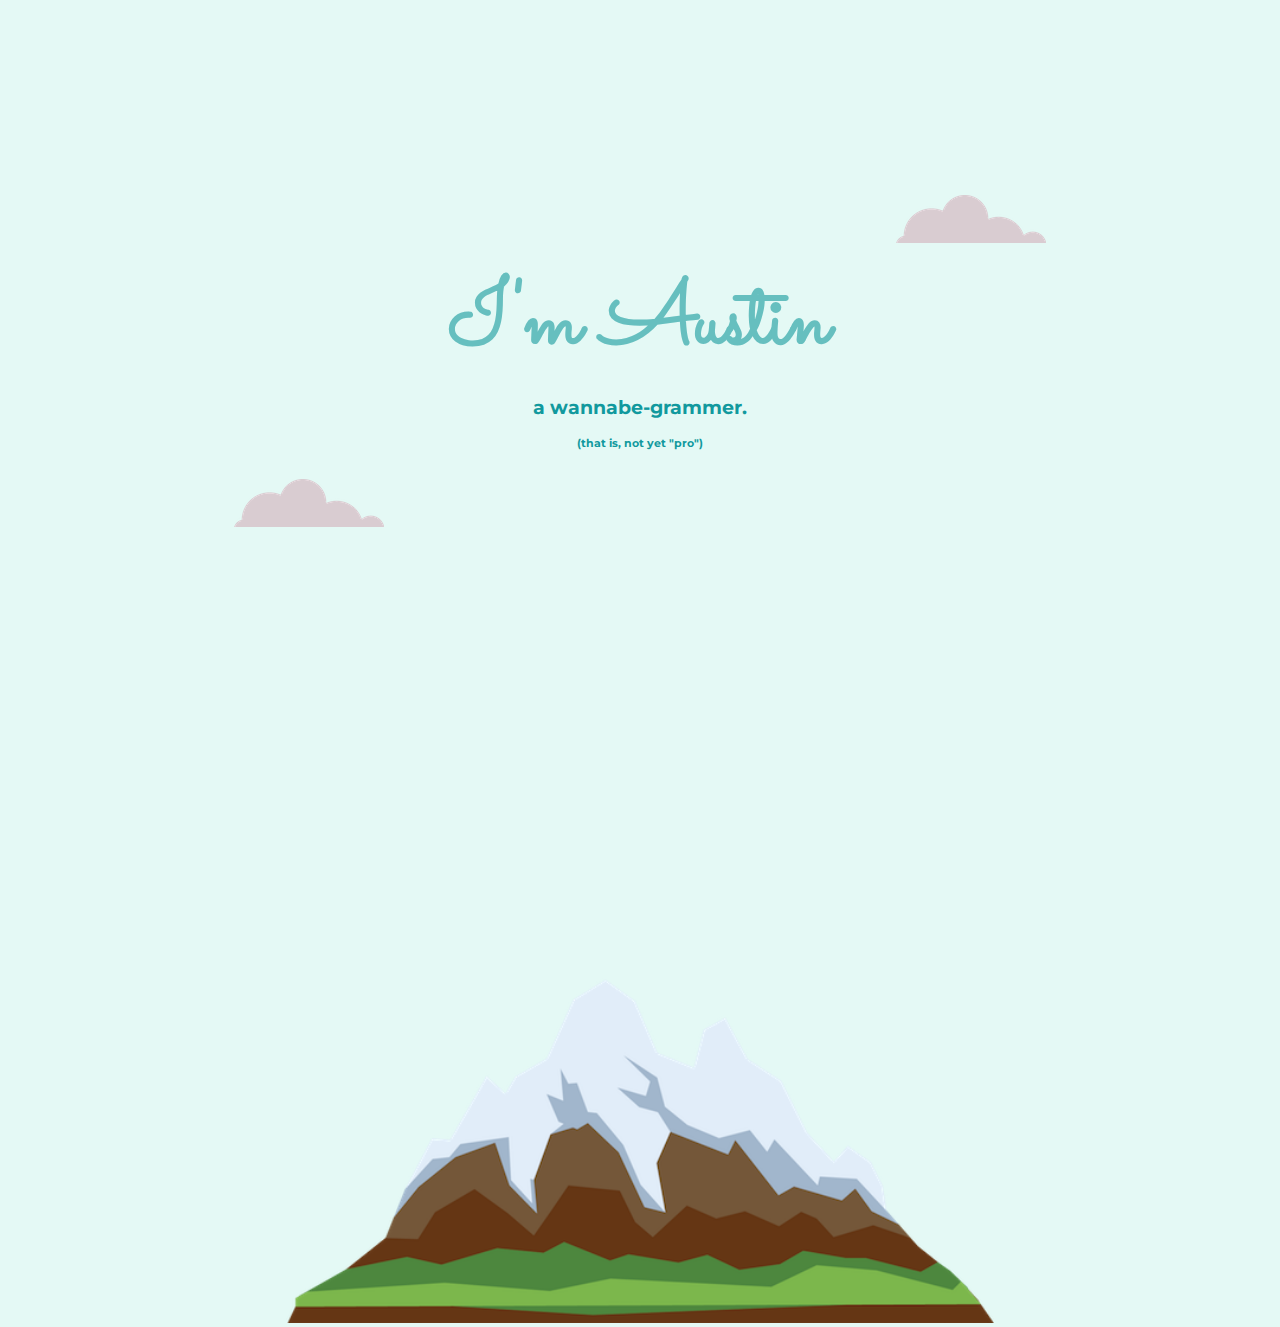
<file: CSS - My Site/index.html>
<!DOCTYPE html>
<html>
    <head>
        <title>Austin Atwood</title>
        <link rel="stylesheet" type="text/css" href="css/styles.css">
        <link rel="icon" href="favicon.ico">
        <link href="https://fonts.googleapis.com/css?family=Merriweather|Montserrat|Sacramento&display=swap" rel="stylesheet">
    <meta charset="utf-8"></head>
    <body>
        <div class="container">
            <div class="self-introduction">
                <img class="cloud1" src="images/cloud.png">
                <h1>I'm Austin</h1>
                <h3>a wannabe-grammer.</p>
                <h6>(that is, not yet "pro")</h6>
                <img class="cloud2" src="images/cloud.png">
            </div>    
        </div>
        <img class="mountain" src="images/mountain.png">
    </body>
</html>
</file>
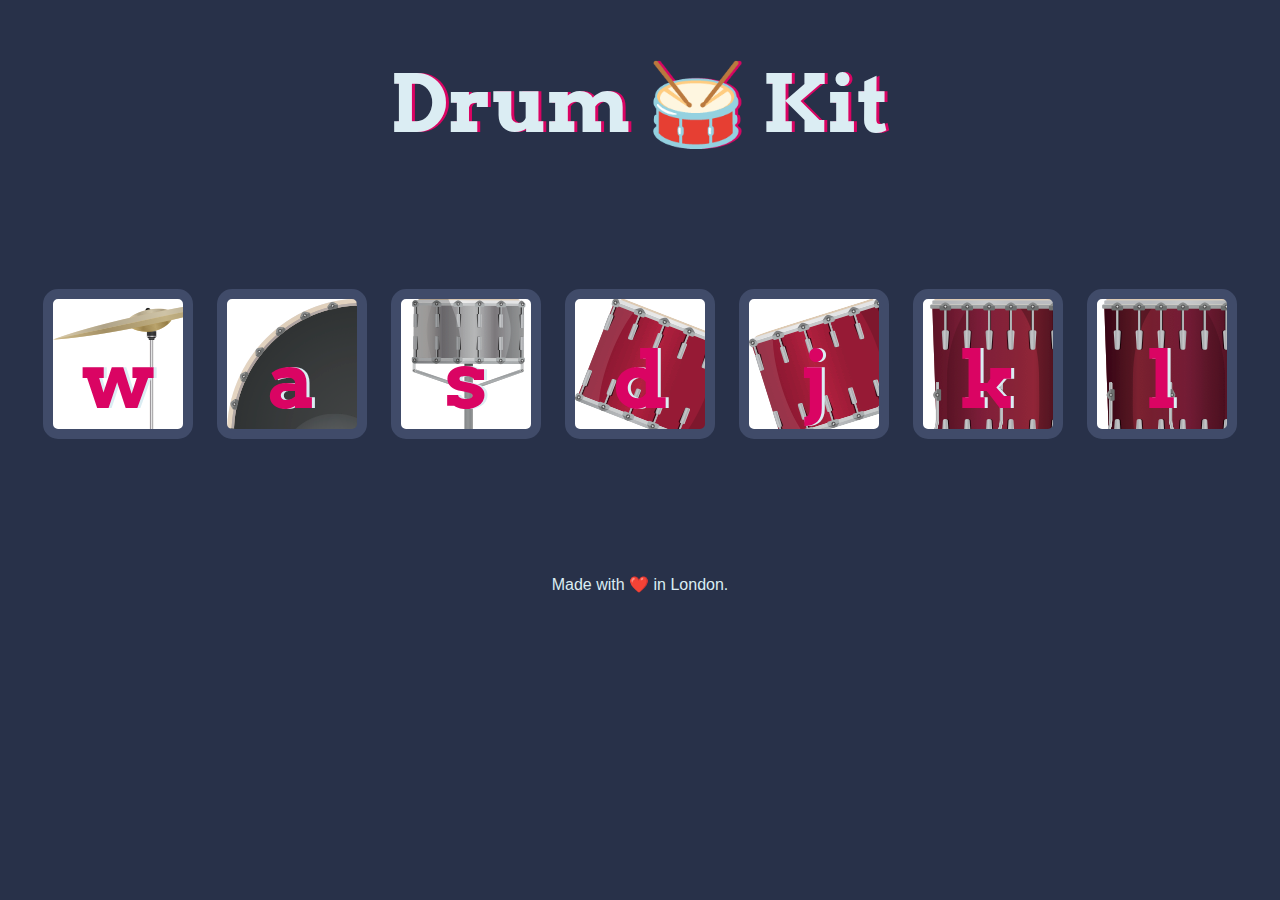
<file: drums/index.html>
<!DOCTYPE html>
<html lang="en" dir="ltr">

<head>
  <meta charset="utf-8">
  <title>Drum Kit</title>
  <link rel="stylesheet" href="styles.css">
  <link href="https://fonts.googleapis.com/css?family=Arvo" rel="stylesheet">
</head>

<body>

  <h1 id="title">Drum 🥁 Kit</h1>
  <div class="set">
    <button class="w drum">w</button>
    <button class="a drum">a</button>
    <button class="s drum">s</button>
    <button class="d drum">d</button>
    <button class="j drum">j</button>
    <button class="k drum">k</button>
    <button class="l drum">l</button>
  </div>


  <footer>
    Made with ❤️ in London.
  </footer>
  <script type="text/javascript" src="index.js"></script>
</body>

</html>
</file>
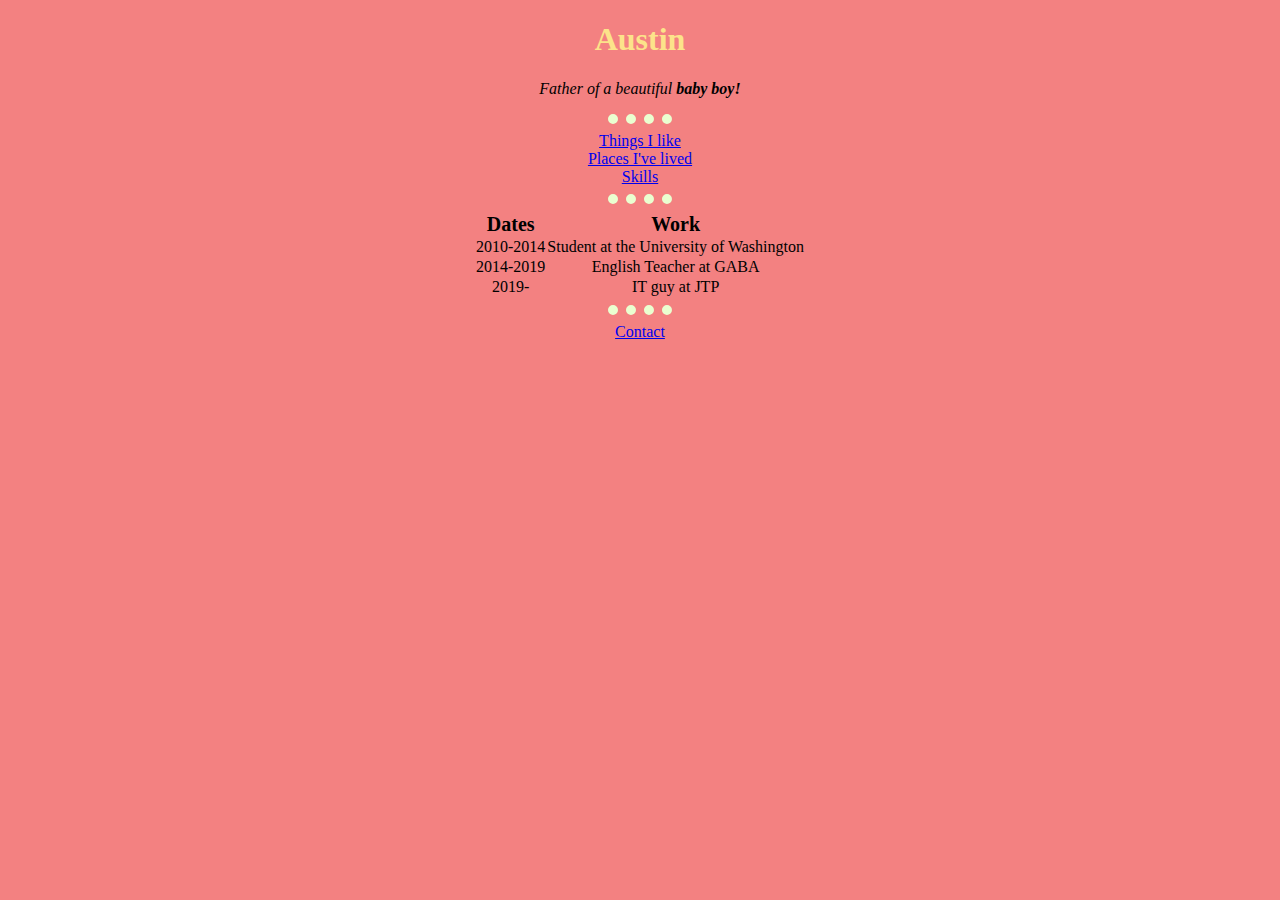
<file: HTML - Personal Site/index.html>
<!DOCTYPE html>
<html>
    <head>
        <meta charset="utf-8">
        <title>Austin's... fourth site?</title>
        <link rel="stylesheet" type="text/css" href="css/styles.css">
    </head>
    <body>
        <h1>Austin</h1>
        <p><em>Father of a beautiful <strong>baby boy!</strong></em></p>
        <hr>
        <a href="likes.html">Things I like</a><br>
        <a href="cities.html">Places I've lived</a><br>
        <a href="skills.html">Skills</a>
        <br>
        <hr>
        <table>
            <thead>
                <tr>
                    <th>Dates</th>
                    <th>Work</th>
                </tr>
            </thead>
            <tbody>
                <tr>
                    <td>2010-2014</td>
                    <td>Student at the University of Washington</td>
                </tr>
                <tr>
                    <td>2014-2019</td>
                    <td>English Teacher at GABA</td>
                </tr>
                <tr>
                    <td>2019-</td>
                    <td>IT guy at JTP</td>
                </tr>
            </tbody>
        </table>
        <hr>
        <a href="contact.html">Contact</a>
    </body>
</html>
</file>
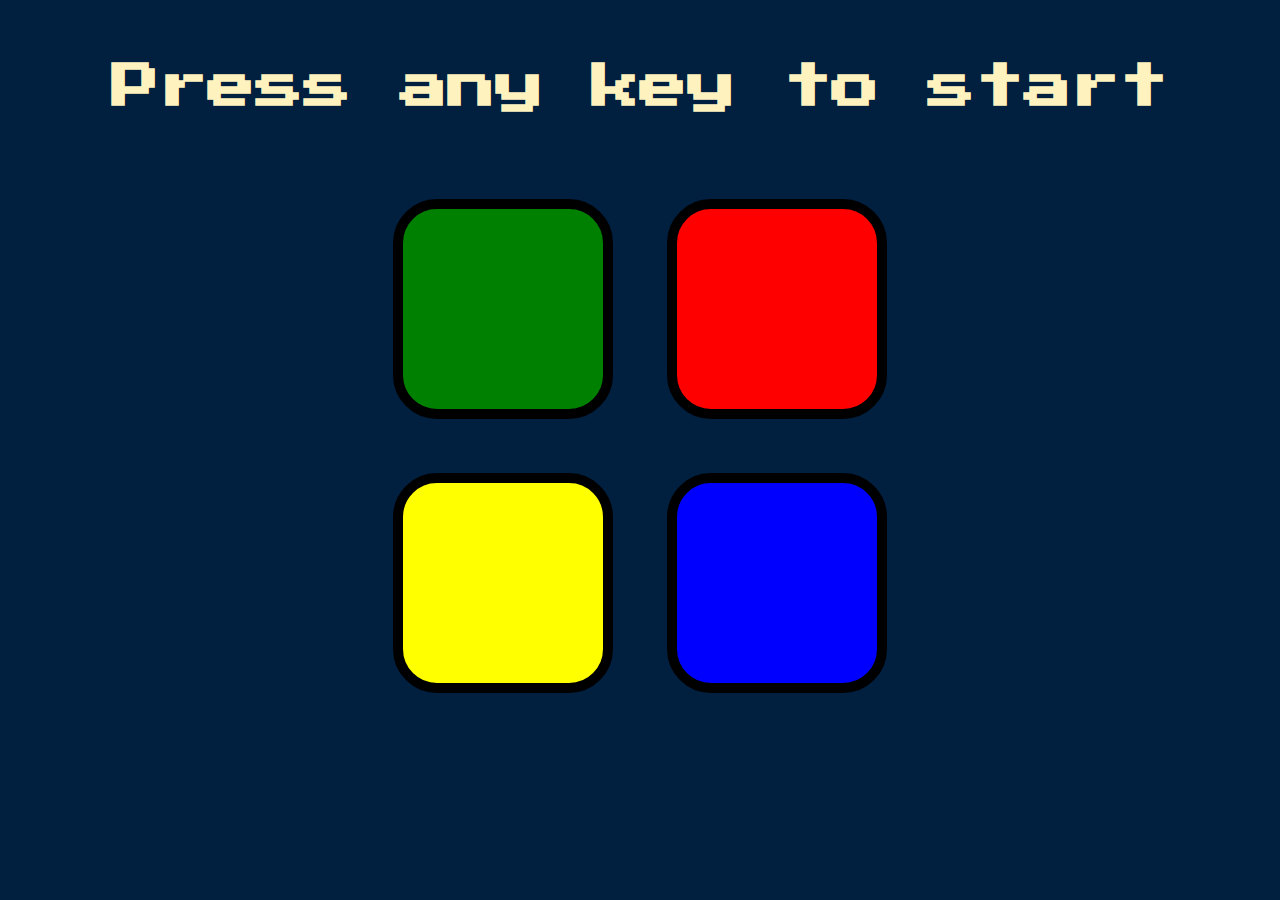
<file: simon/index.html>
<!DOCTYPE html>
<html lang="en" dir="ltr">

<head>
  <meta charset="utf-8">
  <title>Simon</title>
  <link rel="stylesheet" href="styles.css">
  <link href="https://fonts.googleapis.com/css?family=Press+Start+2P" rel="stylesheet">
</head>

<body>
  <h1 id="level-title">Press any key to start</h1>
  <div class="container">
    <div lass="row">

      <div type="button" id="green" class="btn green game-button">

      </div>

      <div type="button" id="red" class="btn red game-button">

      </div>
    </div>

    <div class="row">

      <div type="button" id="yellow" class="btn yellow game-button">

      </div>
      <div type="button" id="blue" class="btn blue game-button">

      </div>

    </div>
  <div type="button" class="btn start-button">Start</div>
  </div>

<script src="https://ajax.googleapis.com/ajax/libs/jquery/3.4.1/jquery.min.js"></script>
<script type="text/javascript" src="index.js"></script>
</body>

</html>
</file>
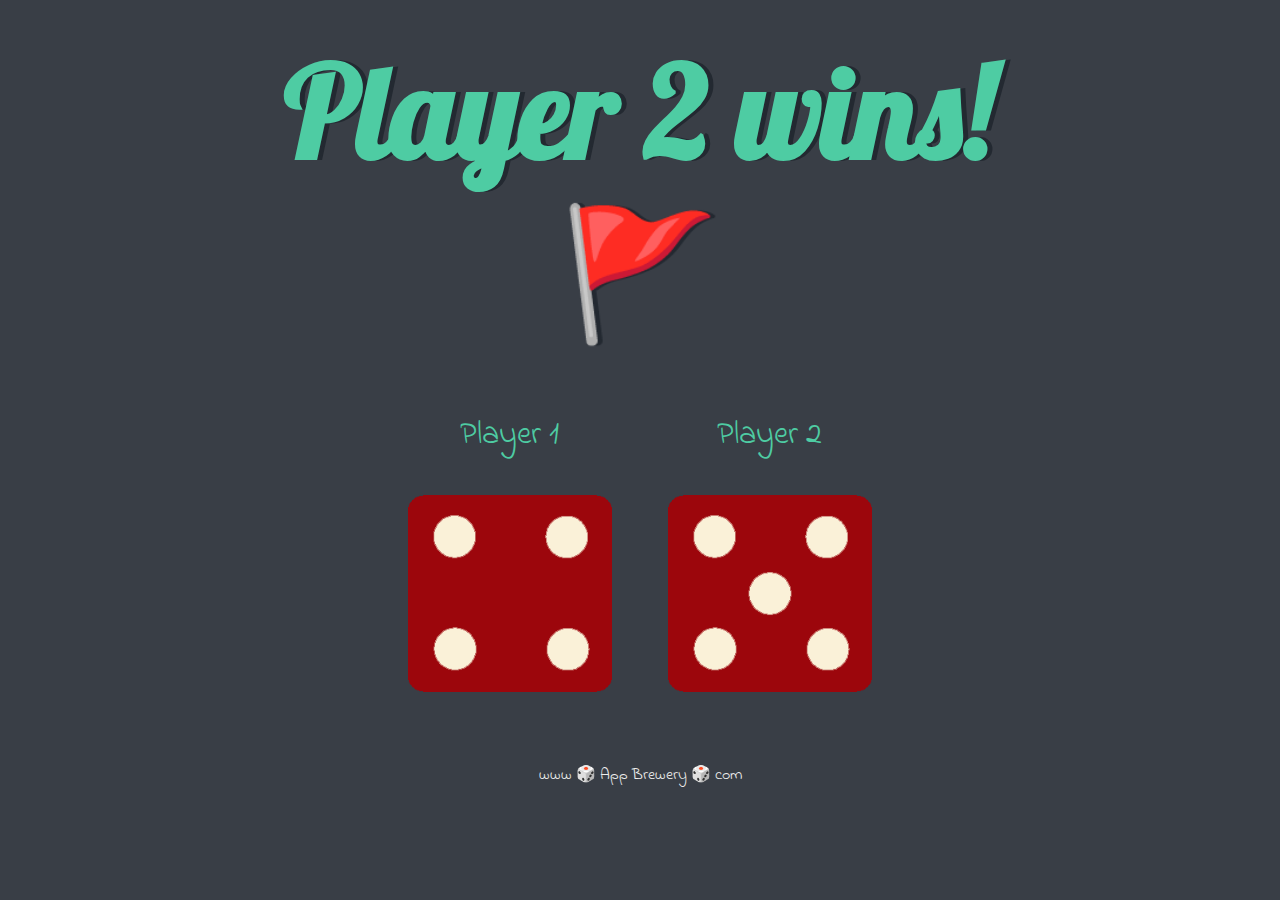
<file: dice/dicee.html>
<!DOCTYPE html>
<html lang="en" dir="ltr">
  <head>
    <meta charset="utf-8">
    <title>Dicee</title>
    <link rel="stylesheet" href="styles.css">
    <link href="https://fonts.googleapis.com/css?family=Indie+Flower|Lobster" rel="stylesheet">
    <script type="text/javascript" src="dice.js"></script>
  </head>
  <body>

    <div class="container">
      <h1>Refresh Me</h1>

      <div class="dice">
        <p>Player 1</p>
        <img class="img1" src="">
      </div>

      <div class="dice">
        <p>Player 2</p>
        <img class="img2" src="">
      </div>

    </div>


  </body>

  <footer>
    www 🎲 App Brewery 🎲 com
  </footer>
</html>
</file>
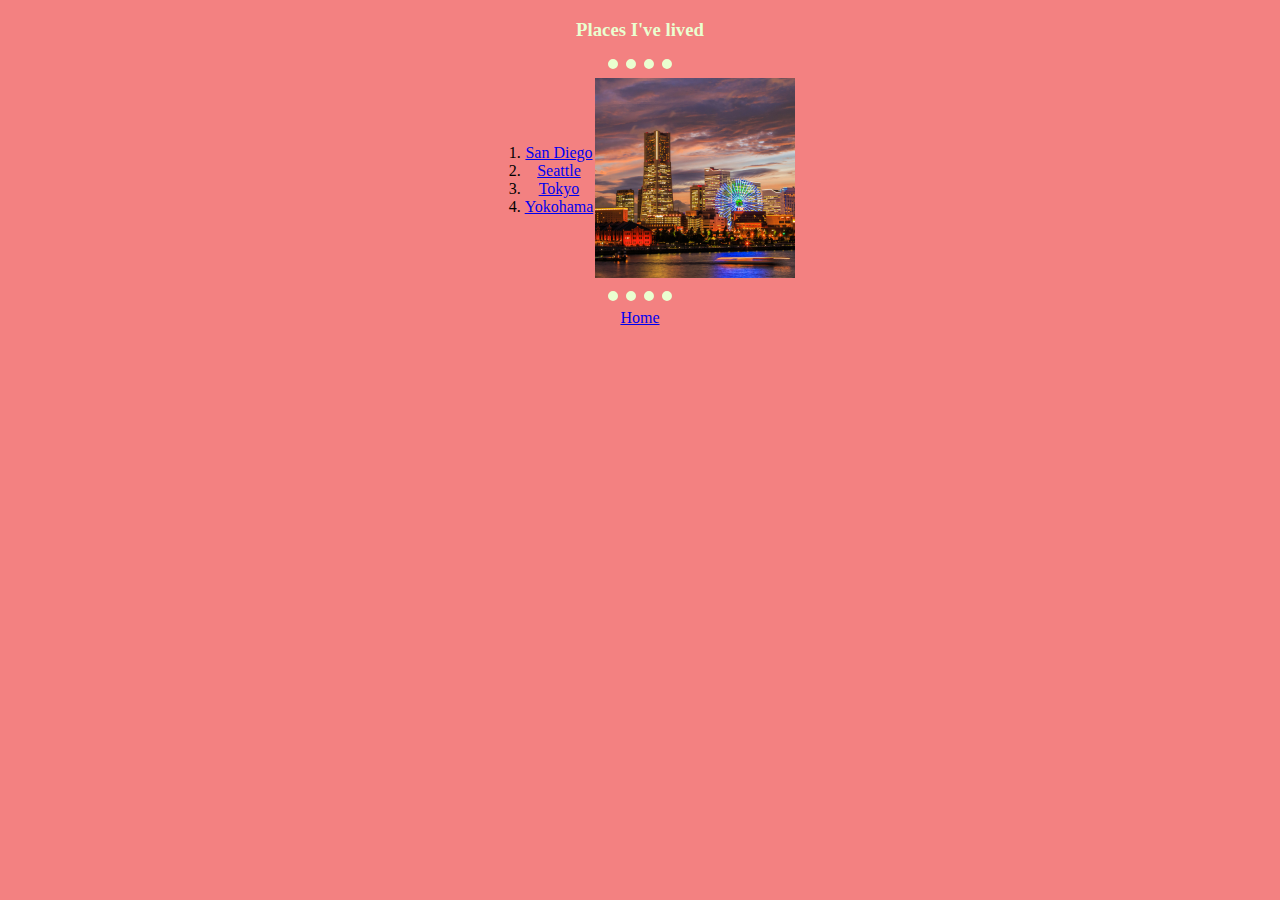
<file: HTML - Personal Site/cities.html>
<!DOCTYPE html>
<html>
    <head>
        <title>Cities</title>
        <link rel="stylesheet" type="text/css" href="css/styles.css">
    </head>
    <body>
        <h3>Places I've lived</h3>
        <hr>
        <table cellspacing='20'>
            <tr>
                <td>
                    <ol>
                        <li><a href="https://zoo.sandiegozoo.org/" target=_blank>San Diego</a></li>
                        <li><a href="https://www.washington.edu" target=_blank>Seattle</a></li>
                        <li><a href="https://www.mary.co.jp/mary/" target=_blank>Tokyo</a></li>
                        <li><a href="https://minatomirai21.com" target=_blank>Yokohama</a></li>
                    </ol>
                </td>
                <td>
                <img src="images/yokohama.jpg" alt="Yokohama" height=200></td>
            </tr>
        </table>
        <hr>
<a href="index.html">Home</a>
</body>
</html>
</file>
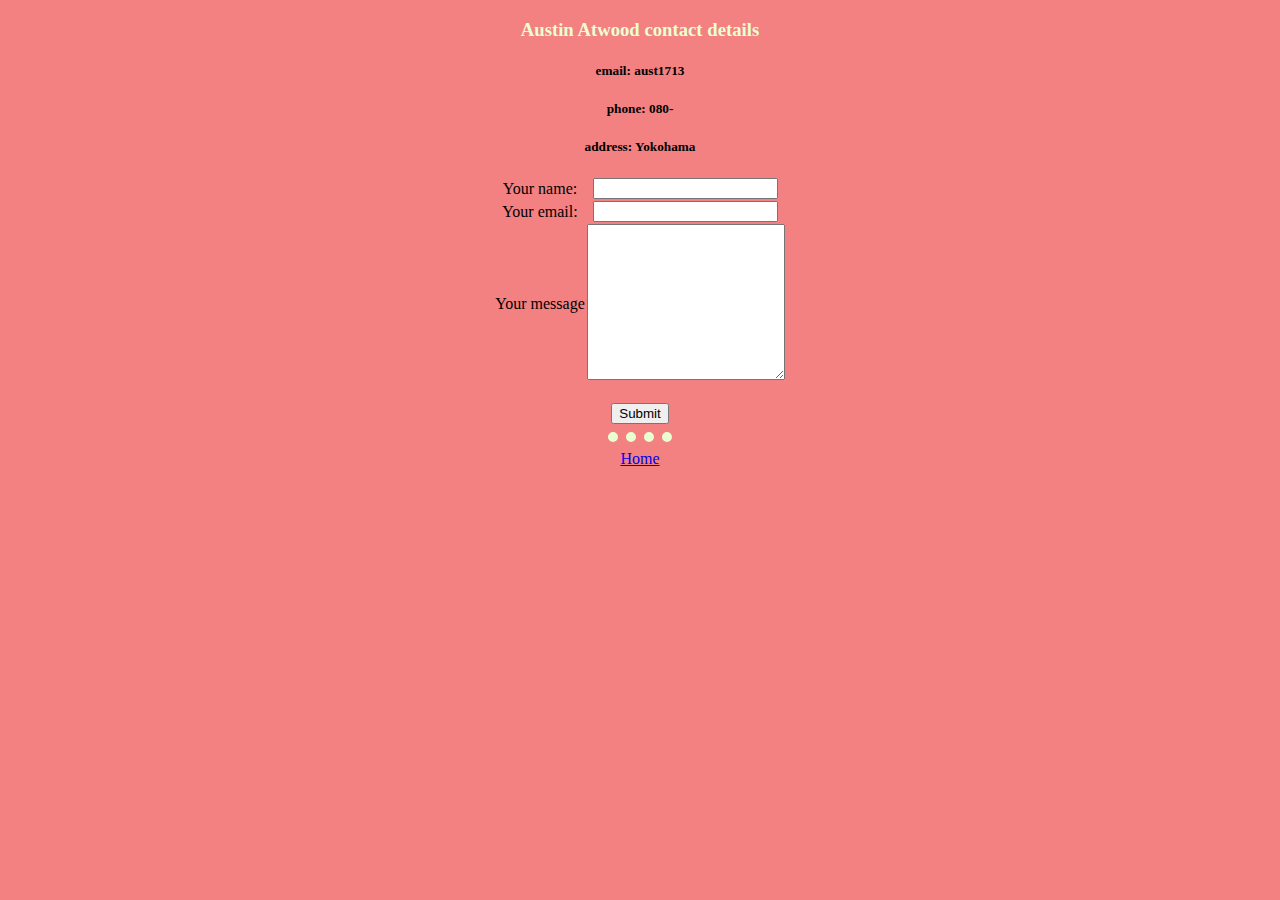
<file: HTML - Personal Site/contact.html>
<!DOCTYPE html>
<html>
    <head>
        <title>Contact Me</title>
        <link rel="stylesheet" type="text/css" href="css/styles.css">
    </head>
    <body>
        <h3>Austin Atwood contact details</h3>
        <h5>email: aust1713</h5>
        <h5>phone: 080-</h5>
        <h5>address: Yokohama</h5>

        <form action="mailto:austin.w.atwood@gmail.com" method="post" enctype="text/plain">
            <table>
                <tr>
                    <td><label>Your name:</label></td>
                    <td><input type="text" name="nameentry"></td>
                </tr>
                <tr>
                    <td><label>Your email:</label></td>
                    <td><input type="email" name="emailentry"></td>
                </tr>
                <tr>
                    <td><label>Your message</label></td>
                    <td><textarea name="messageentry" rows="10" cols="22"></textarea></td>
                </tr>
            </table><br>
            <input type="submit" name="">
        </form>
        <hr>
        <a href="index.html">Home</a>
    </body>
</html>
</file>
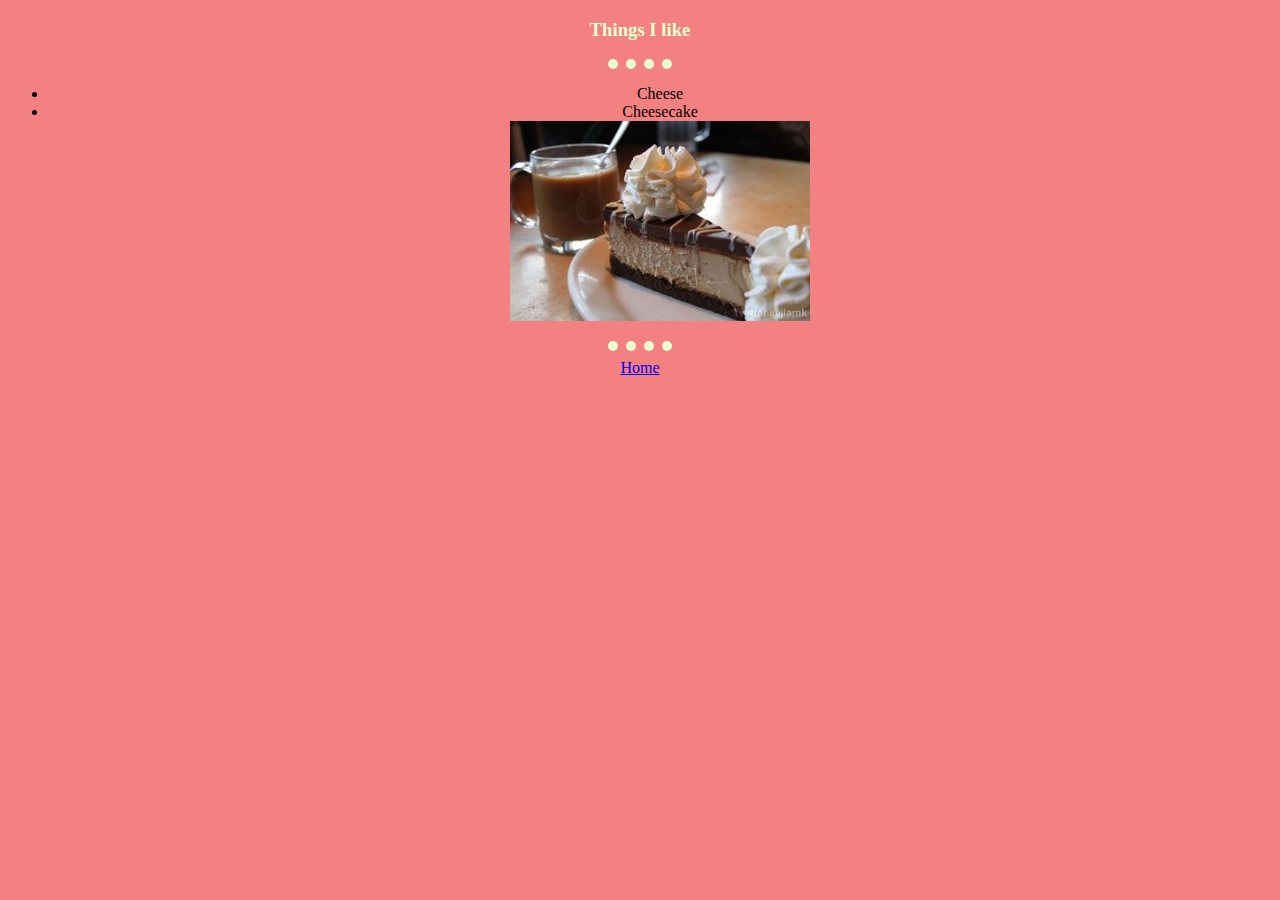
<file: HTML - Personal Site/likes.html>
<!DOCTYPE html>
<html>
    <head>
        <title>My favorite things</title>
        <link rel="stylesheet" type="text/css" href="css/styles.css">
    </head>
    <body>
        <h3>Things I like</h3>
        <hr>
        <ul><li>Cheese</li>
        <li>Cheesecake</li>
        <img src="images/cheesecake.jpg" alt="Cheesecake" height=200>
    </ul>
    <hr>
    <a href="index.html">Home</a>
</body>
</html>
</file>
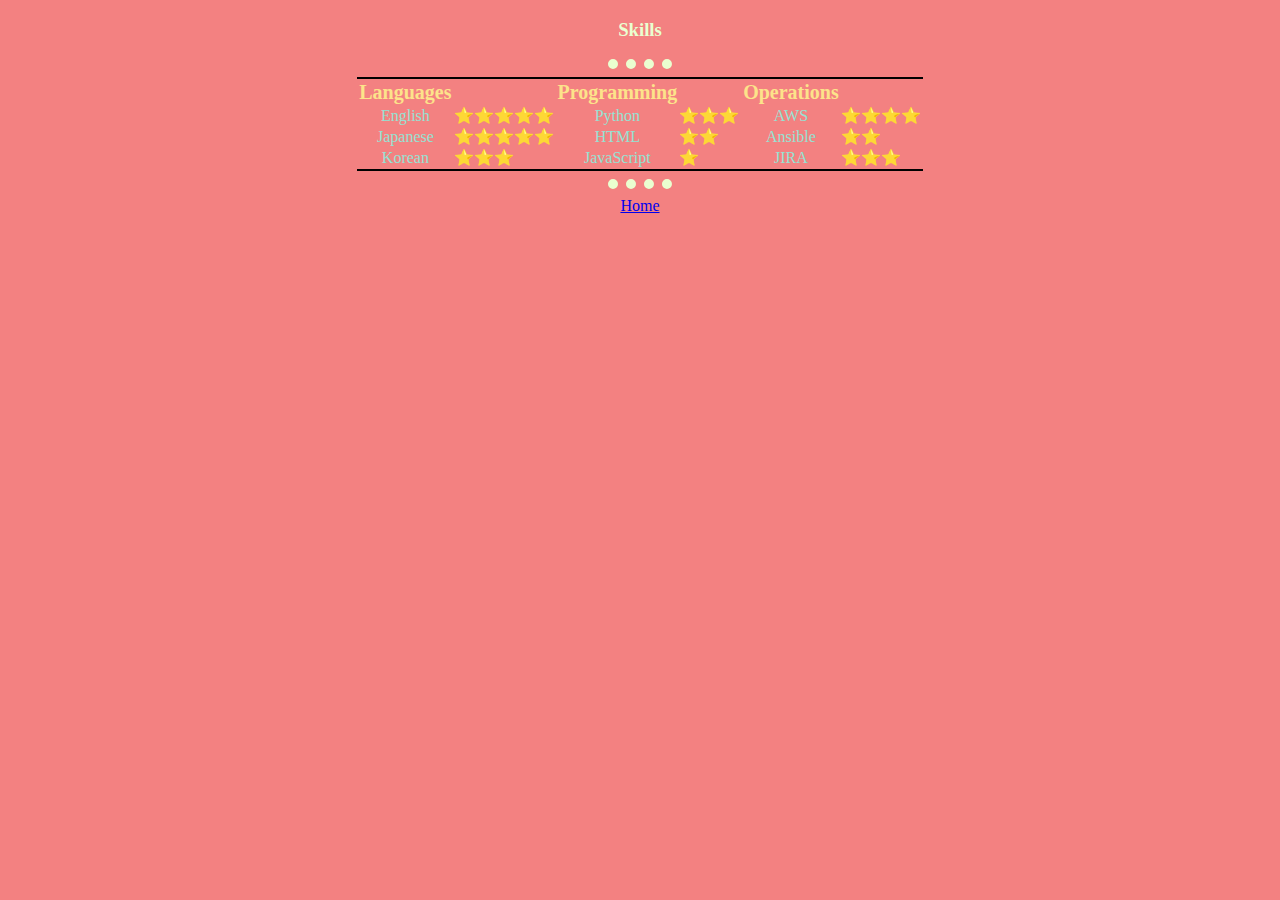
<file: HTML - Personal Site/skills.html>
<!DOCTYPE html>
<html>
    <head>
        <title>Skills</title>
        <link rel="stylesheet" type="text/css" href="css/styles.css">
        <meta charset="utf-8">
    </head>
    <body>
        <h3>Skills</h3>
        <hr>
        <table class="skillstable">
            <tr>
                <td><table><thead>
                    <tr>
                        <th class="skillgroup">Languages</th>
                    </tr>
                </thead>
                <tbody>
                    <tr>
                        <td class="skill">English</td>
                        <td class="rating">⭐⭐⭐⭐⭐</td>
                    </tr>
                    <tr class="nottop">
                        <td class="skill">Japanese</td>
                        <td class="rating">⭐⭐⭐⭐⭐</td>
                    </tr>
                    <tr class="nottop">
                        <td class="skill">Korean</td>
                        <td class="rating">⭐⭐⭐</td>
                    </tr>
                </tbody></table></td>
                <td><table><thead>
                    <tr>
                        <th class="skillgroup">Programming</th>
                    </tr>
                </thead>
                <tbody>
                    <tr>
                        <td class="skill">Python</td>
                        <td class="rating">⭐⭐⭐</td>
                    </tr>
                    <tr class="nottop">
                        <td class="skill">HTML</td>
                        <td class="rating">⭐⭐</td>
                    </tr>
                    <tr class="nottop">
                        <td class="skill">JavaScript</td>
                        <td class="rating">⭐</td>
                    </tr>
                </tbody></table></td>
                <td><table><thead>
                    <tr>
                        <th class="skillgroup">Operations</th>
                    </tr>
                </thead>
                <tbody>
                    <tr>
                        <td class="skill">AWS</td>
                        <td class="rating">⭐⭐⭐⭐</td>
                    </tr>
                    <tr class="nottop">
                        <td class="skill">Ansible</td>
                        <td class="rating">⭐⭐</td>
                    </tr>
                    <tr class="nottop">
                        <td class="skill">JIRA</td>
                        <td class="rating">⭐⭐⭐</td>
                    </tr>
                </tbody></table></td>
            </tr>
        </table>
        <hr>
        <a href="index.html">Home</a>
    </body>
</html>
</file>
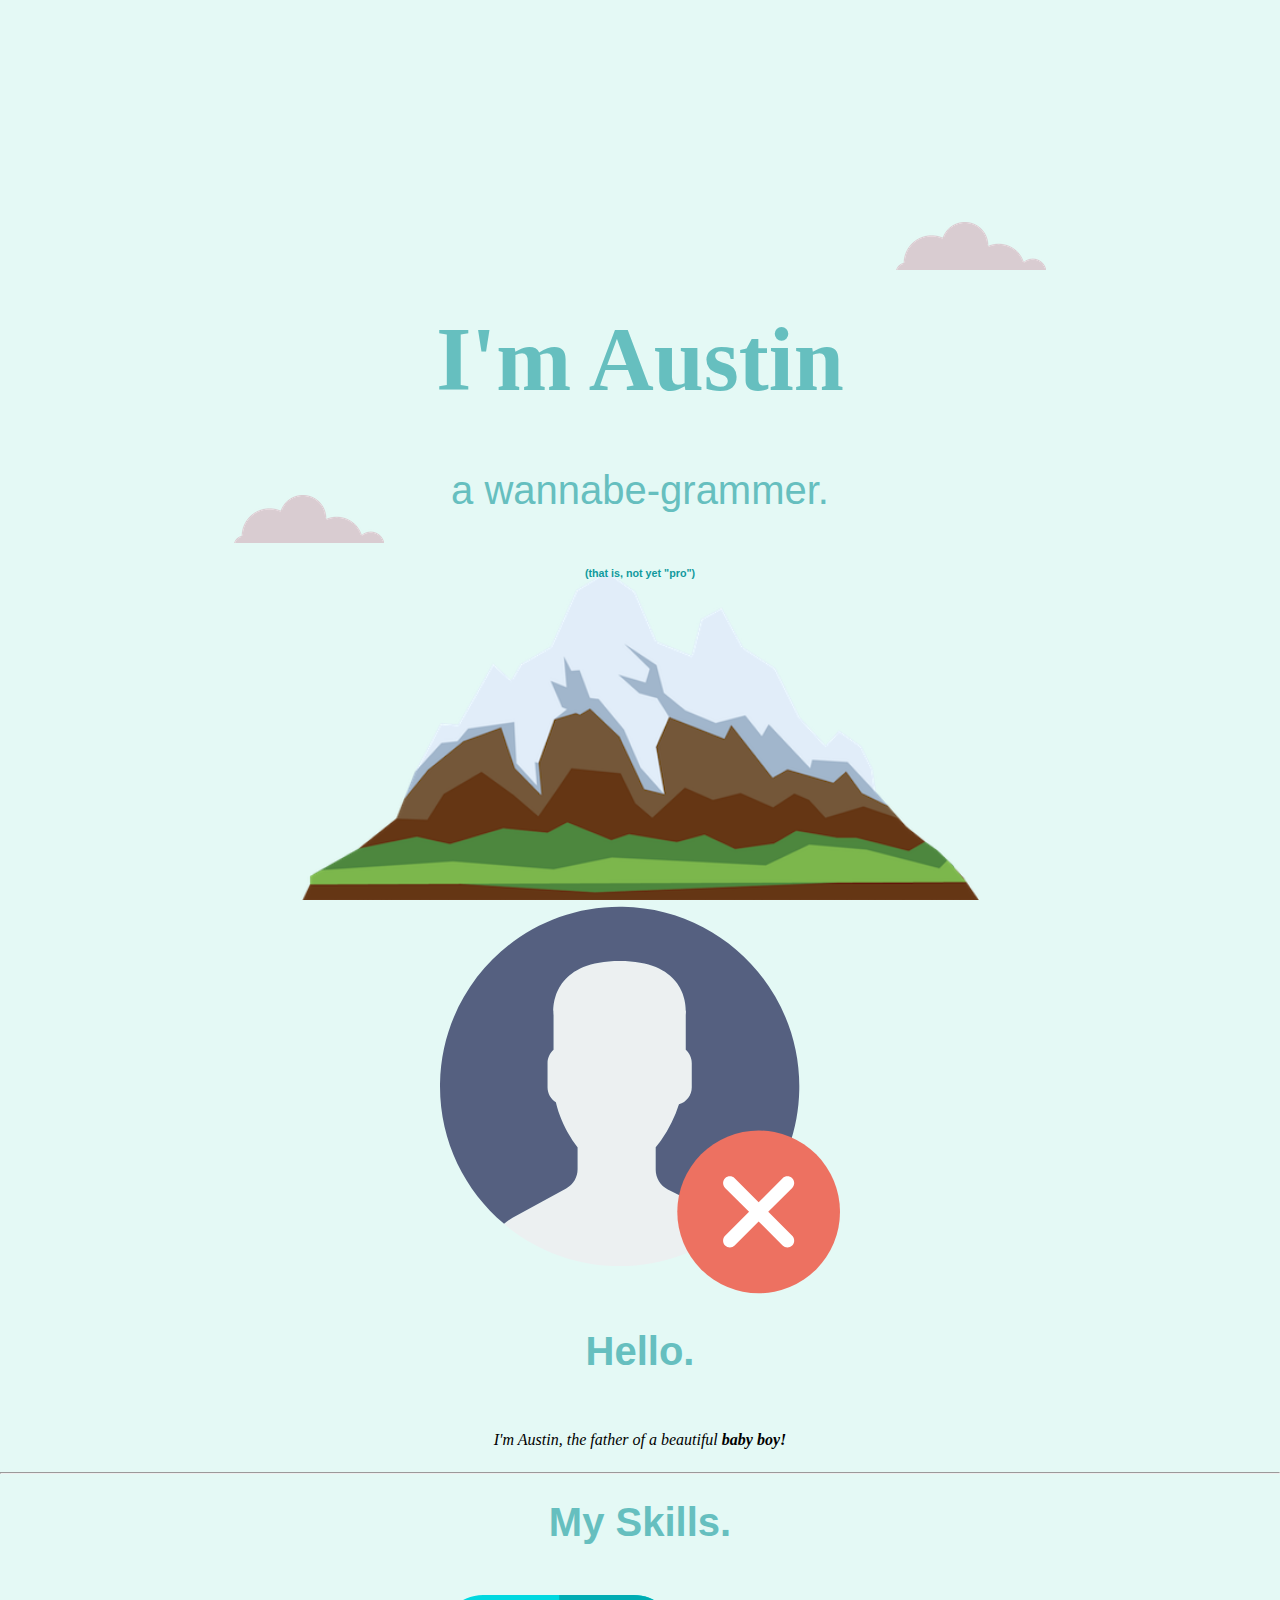
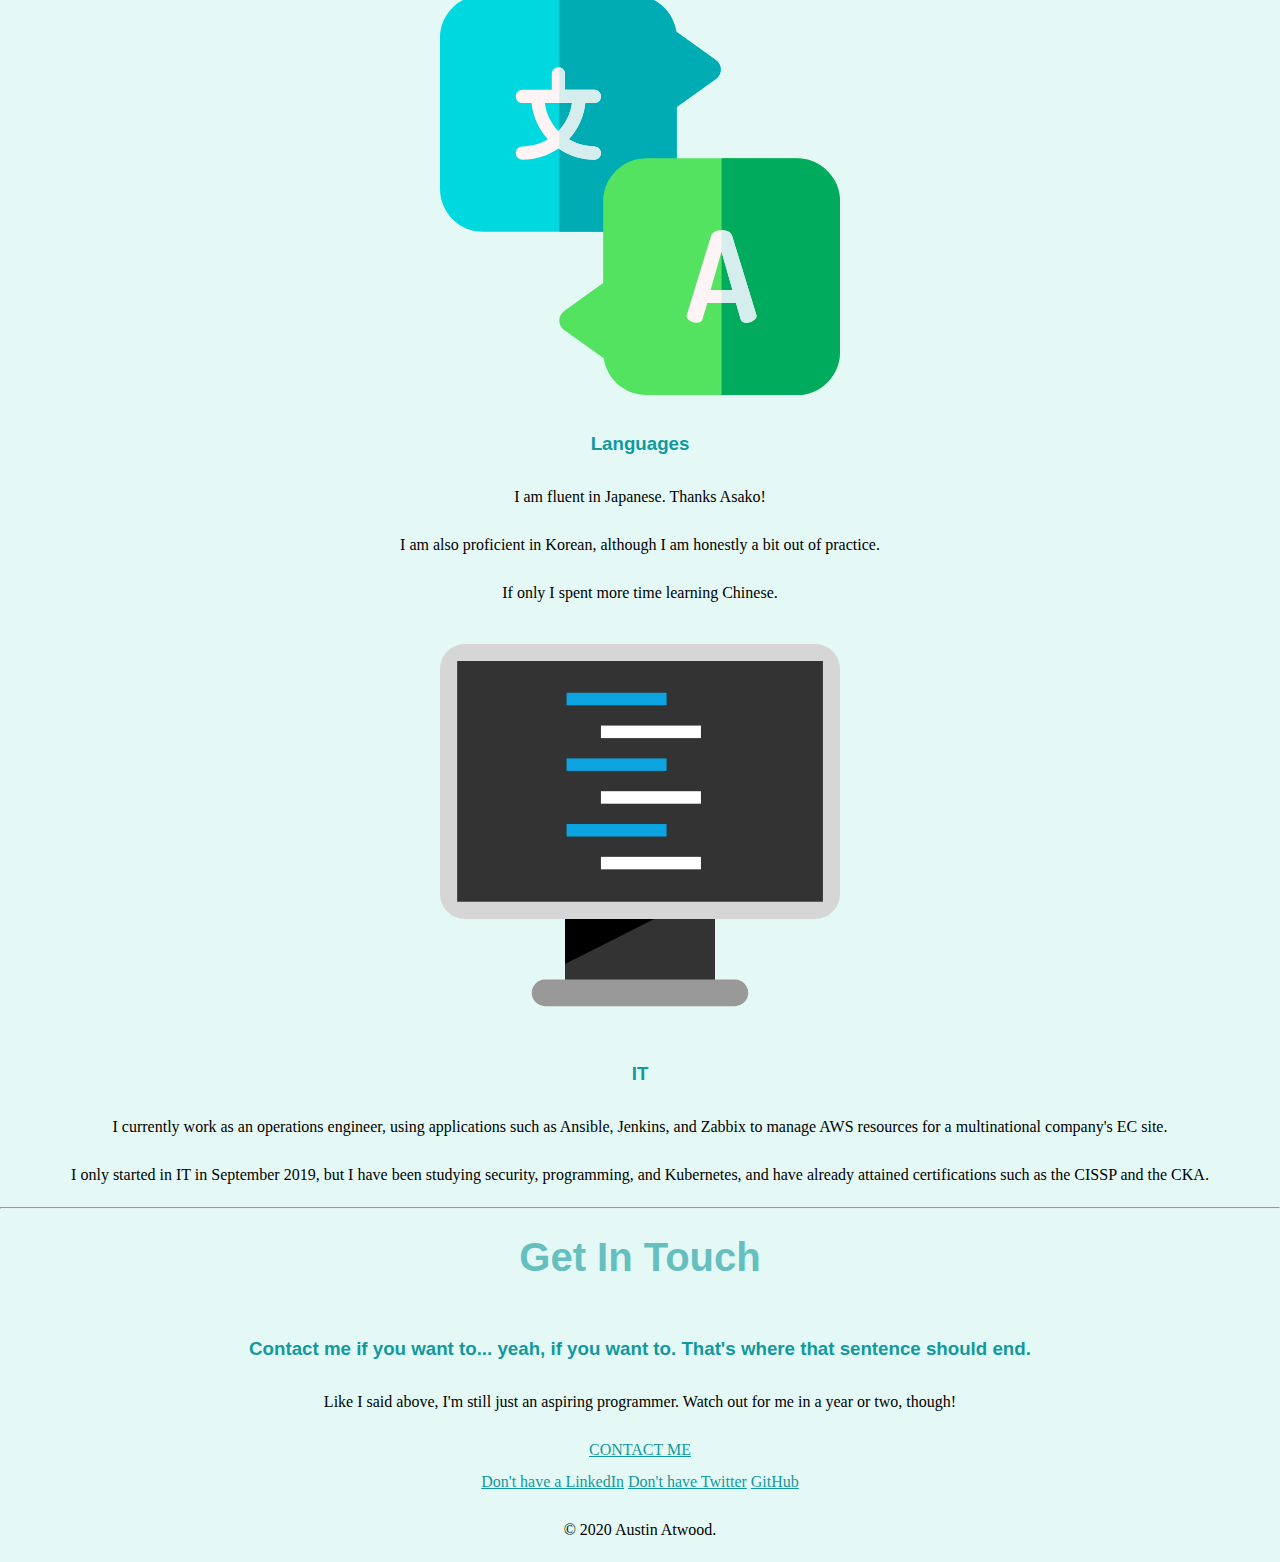
<file: CSS - My Site/images/Austin Atwood.html>
<!DOCTYPE html>
<!-- saved from url=(0094)file:///G:/My%20Drive/Nustinian/web-development-bootcamp-course/CSS%20-%20My%20Site/index.html -->
<html><head><meta http-equiv="Content-Type" content="text/html; charset=UTF-8">
        <title>Austin Atwood</title>
        <link rel="stylesheet" type="text/css" href="./Austin Atwood_files/styles.css">
        <link rel="icon" href="file:///G:/My%20Drive/Nustinian/web-development-bootcamp-course/CSS%20-%20My%20Site/favicon.ico">
        <link href="./Austin Atwood_files/css" rel="stylesheet">
    </head>
    <body>
        <div class="container">
            <div class="self-introduction">
            <img class="cloud1" src="./Austin Atwood_files/cloud.png">
                <h1>I'm Austin</h1>
                <h2 class="gram">a wannabe-grammer.</h2>
                <h6>(that is, not yet "pro")</h6>
            <img class="cloud2" src="./Austin Atwood_files/cloud.png">
            </div>
            <img class="mountain" src="./Austin Atwood_files/mountain.png">
        </div>
        <div class="middle-container">
            <div class="profile">
                <img class="profilepic" src="./Austin Atwood_files/138661.svg" alt="Icon made by Smashicons from www.flaticon.com">
                <h2>Hello.</h2>
                <p><em> I'm Austin, the father of a beautiful <strong>baby boy!</strong></em></p>
            </div>
            <hr>
            <div class="skills">
                <h2>My Skills.</h2>
                <div class="skill-row">
                    <img class="skillpic" src="./Austin Atwood_files/1372756.svg" alt="Icon made by Freepik from www.flaticon.com">
                    <h3>Languages</h3>
                    <p>I am fluent in Japanese. Thanks Asako!</p>
                    <p>I am also proficient in Korean, although I am honestly a bit out of practice.</p>
                    <p>If only I spent more time learning Chinese.</p>
                </div>
                <div class="skill-row">
                    <img class="skillpic" src="./Austin Atwood_files/403560.svg" alt="Icon made by Alfredo Hernandez from www.flaticon.com">
                    <h3>IT</h3>
                    <p>I currently work as an operations engineer, using applications such as Ansible, Jenkins, and Zabbix to manage AWS resources for a multinational company's EC site.</p>
                    <p>I only started in IT in September 2019, but I have been studying security, programming, and Kubernetes, and have already attained certifications such as the CISSP and the CKA.</p>
                </div>
            </div>
            <hr>
            <div class="contact-me">
                <h2>Get In Touch</h2>
                <h3>Contact me if you want to... yeah, if you want to. That's where that sentence should end.</h3>
                <p>Like I said above, I'm still just an aspiring programmer. Watch out for me in a year or two, though!</p>
                <a class="btn" href="mailto:austin.w.atwood@gmail.com">CONTACT ME</a>
            </div>
        </div>
        <div class="bottom-container">
            <a class="footer-link" href="https://www.linkedin.com/">Don't have a LinkedIn</a>
            <a class="footer-link" href="https://twitter.com/">Don't have Twitter</a>
            <a class="footer-link" href="https://github.com/Nustinian">GitHub</a>
            <p>© 2020 Austin Atwood.</p>
        </div>
    
</body></html>
</file>
<file: CSS - My Site/css/styles.css>
.container {
    padding-top: 30vh;
    height: 70vh;
    position: relative;
}
.self-introduction {
    position: relative;
    width: 40vw;
    height: 23vh;
    margin: 0 auto;
}
.gram {
    font-weight: normal;
}
.cloud1 {
    position: absolute;
    left: -150px;
    bottom: -50px;
}
.cloud2 {
    position: absolute;
    right: -150px;
    top: -75px;
}
.mountain {
    height: 47vh;
}
.middle-container {
    position: relative;
    background-color: white;
}
.profile {
    padding-top: 15vh;
    height: 63vh;
}
.profilepic {
    width: 25%;
}
.hr1 {
    top: 4vh;
}
.langpic {
    width: 25%;
    float: left;
    margin-right: 30px;
}
.itpic {
    width: 25%;
    float: right;
    margin-left: 30px;
}
.skills {
    padding-top: 10vh;
    height: 80vh;
}
.skill-row1 {
    width: 50%;
    margin: 100px auto 100px;
    text-align: left;
    line-height: 2;
    position: relative;
    right: 2%;
}
.skill-row2 {
    width: 50%;
    margin: 100px auto 100px;
    text-align: left;
    line-height: 1.7;
    position: relative;
    left: 2%;
}
.hr2 {
    bottom: 6vh;
}
.contact-me {
    line-height: 2;
    padding-bottom: 10vh;
}
.contactmsg {
    width: 35vw;
    margin: 2vw auto;
}
.bottom-container {
    padding: 5vh;
    background-color: #66BFBF;
}
.footer-link {
    text-decoration: none;
    padding: 0 2vw 0 2vw;
    font-family: 'Montserrat', sans-serif;
    font-weight: bold;
}
.footer {
    color: #EAF6F6;
    margin: 3vh auto 0;
}

body {
    margin: 0px;
    text-align: center;
    background-color: #e4f9f5;
    font-family: 'Merriweather', serif;
    line-height: 1.2;
}
h1 {
    font-family: 'Sacramento', cursive;
    font-size: 5.625rem;
    margin: auto auto 0 auto;
    color: #66BFBF;
}

h2 {
    font-family: 'Montserrat', sans-serif;
    font-size: 2.5rem;
    margin: 0px auto 0px;
    color: #66BFBF;
}

h3 {
    font-family: 'Montserrat', sans-serif;
    color: #11999E;
}

h6 {
    margin-top: 2vh;
    font-family: 'Montserrat', sans-serif;
    color: #11999E;
}

a {
    color: #11999E;
}
hr {
    border-style: dotted none none;
    border-width: 10px;
    width: 5%;
    align-content: start;
    color: #c6c8cc;
    position: relative;
}
p {
    color: #40514E;
}
.myButton {
    margin-top: 2vh;
    box-shadow: 0px 10px 14px -7px #276873;
    background:linear-gradient(to bottom, #5aa3bd 5%, #22a6ba 100%);
    background-color:#5aa3bd;
    border-radius:10px;
    display:inline-block;
    cursor:pointer;
    color:#ffffff;
    font-family:Verdana;
    font-size:20px;
    padding:5px 12px;
    text-decoration:none;
}
.myButton:hover {
    background:linear-gradient(to bottom, #22a6ba 5%, #5aa3bd 100%);
    background-color:#22a6ba;
}
.myButton:active {
    position:relative;
    top:1px;
}
</file>
<file: drums/styles.css>
body {
  text-align: center;
  background-color: #283149;
}

h1 {
  font-size: 5rem;
  color: #DBEDF3;
  font-family: "Arvo", cursive;
  text-shadow: 3px 0 #DA0463;

}

footer {
  color: #DBEDF3;
  font-family: sans-serif;
}

.w {
  background-image: url("images/crash.png");
}

.a {
  background-image: url("images/kick.png");
}

.s {
  background-image: url("images/snare.png");
}

.d {
  background-image: url("images/tom1.png");
}

.j {
  background-image: url("images/tom2.png");
}

.k {
  background-image: url("images/tom3.png");
}

.l {
  background-image: url("images/tom4.png");
}

.set {
  margin: 10% auto;
}

.game-over {
  background-color: red;
  opacity: 0.8;
}

.pressed {
  box-shadow: 0 3px 4px 0 #DBEDF3;
  opacity: 0.5;
}

.red {
  color: red;
}

.drum {
  outline: none;
  border: 10px solid #404B69;
  font-size: 5rem;
  font-family: 'Arvo', cursive;
  line-height: 2;
  font-weight: 900;
  color: #DA0463;
  text-shadow: 3px 0 #DBEDF3;
  border-radius: 15px;
  display: inline-block;
  width: 150px;
  height: 150px;
  text-align: center;
  margin: 10px;
  background-color: white;
}
</file>
<file: HTML - Personal Site/css/styles.css>
body {
    background-color: #f38181;
    text-align: center;
}
table {
    margin: 0 auto;
    
}
h1 {
    color: #fce38a;
}
h3 {
    color: #eaffd0;
}
hr {
    border-style: dotted none none;
    border-width: 10px;
    width: 5%;
    align-content: start;
    border-color: #eaffd0;
}
th {
    font-size: 20px;
}
table {
    border-collapse: collapse;
}
.skillstable {
    border: 0 solid;
    border-width: 2px 0;   
}
.skill {
    color: #95e1d3;
}
.rating {
    text-align: left;
}
.skillgroup {
    color: #fce38a;
}
</file>
<file: simon/styles.css>
body {
  text-align: center;
  background-color: #011F3F;
}

#level-title {
  font-family: 'Press Start 2P', cursive;
  font-size: 3rem;
  margin:  5%;
  color: #FEF2BF;
}

.restart-text {
  font-family: 'Press Start 2P', cursive;
  font-size: 1.5rem;
  margin:  5%;
  color: #FEF2BF;
}

.container {
  display: block;
  width: 50%;
  margin: auto;

}

.btn {
  margin: 25px;
  display: inline-block;
  height: 200px;
  width: 200px;
  border: 10px solid black;
  border-radius: 20%;
}

.game-over {
  background-color: red;
  opacity: 0.8;
}

.red {
  background-color: red;
}

.green {
  background-color: green;
}

.blue {
  background-color: blue;
}

.yellow {
  background-color: yellow;
}

.start-button {
  height: 60px;
  width: 100px;
  background-color: purple;
  text-align: center;
  line-height: 60px;
  font-family: 'Press Start 2P', cursive;
  color: #FEF2BF;
  visibility: hidden;
}

.pressed {
  box-shadow: 0 0 20px white;
  background-color: grey;
}

@media (max-width: 1120px) {
  .start-button {
    visibility: visible;
  }
}
</file>
<file: dice/styles.css>
.container {
  width: 70%;
  margin: auto;
  text-align: center;
}

.dice {
  text-align: center;
  display: inline-block;

}

body {
  background-color: #393E46;
}

h1 {
  margin: 30px;
  font-family: 'Lobster', cursive;
  text-shadow: 5px 0 #232931;
  font-size: 8rem;
  color: #4ECCA3;
}

p {
  font-size: 2rem;
  color: #4ECCA3;
  font-family: 'Indie Flower', cursive;
}

img {
  width: 80%;
}

footer {
  margin-top: 5%;
  color: #EEEEEE;
  text-align: center;
  font-family: 'Indie Flower', cursive;

}
</file>
<file: CSS - My Site/images/Austin Atwood_files/styles.css>
.container {
    padding-top: 30vh;
    height: 70vh;
    position: relative;
}
.self-introduction {
    position: relative;
    width: 40vw;
    height: 25vh;
    margin: 0 auto;
}
.gram {
    font-weight: normal;
}
.cloud1 {
    position: absolute;
    left: -150px;
    bottom: -48px;
}
.cloud2 {
    position: absolute;
    right: -150px;
    top: -48px;
}
.mountain {
    height: 45vh;
}
.profilepic {
    height: 400px;
}
.skillpic {
    height: 400px;
}

body {
    margin: 0px;
    text-align: center;
    background-color: #e4f9f5;
    font-family: 'Merriweather', serif;
    line-height: 2;
}
h1 {
    font-family: 'Sacramento', cursive;
    font-size: 5.625rem;
    margin: auto auto 0 auto;
    color: #66BFBF;
}

h2 {
    font-family: 'Montserrat', sans-serif;
    font-size: 2.5rem;
    margin-top: 0px;
    color: #66BFBF;
}

h3 {
    font-family: 'Montserrat', sans-serif;
    color: #11999E;
}

h6 {
    font-family: 'Montserrat', sans-serif;
    color: #11999E;
}

a {
    color: #11999E;
}
</file>
